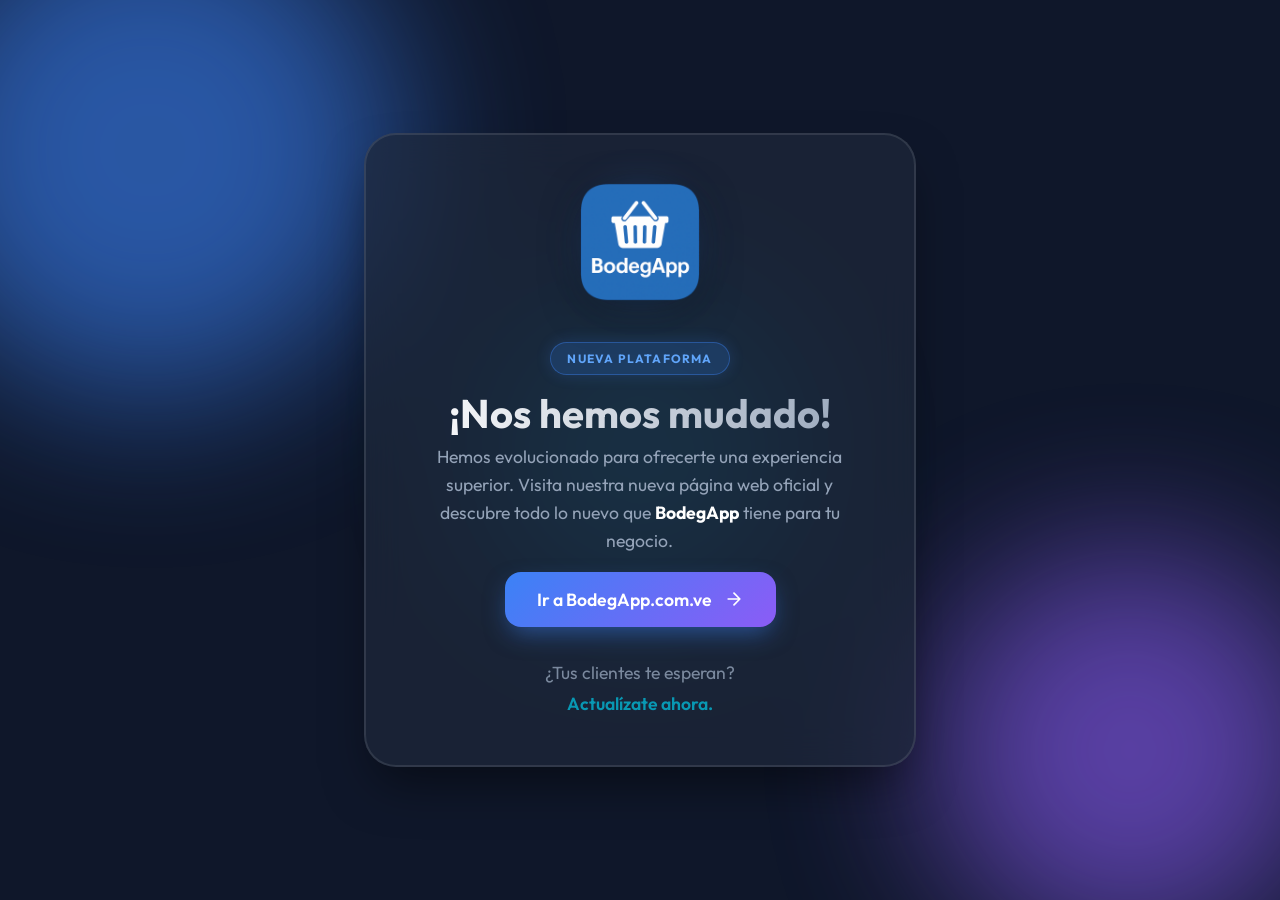
<file: index.html>
<!DOCTYPE html>
<html lang="es">
<head>
  <meta charset="UTF-8" />
  <meta name="viewport" content="width=device-width, initial-scale=1.0" />
  <title>BodegApp - Nueva Web</title>
  <link rel="preconnect" href="https://fonts.googleapis.com" />
  <link rel="preconnect" href="https://fonts.gstatic.com" crossorigin />
  <link href="https://fonts.googleapis.com/css2?family=Outfit:wght@300;400;600;700&display=swap" rel="stylesheet" />
  <link rel="stylesheet" href="style.css" />
</head>
<body>
  
  <div class="ambient-glows">
    <div class="glow glow-1"></div>
    <div class="glow glow-2"></div>
    <div class="glow glow-3"></div>
  </div>

  <main class="main-container">
    <div class="glass-card">
      <div class="logo-wrapper">
        <div class="logo-glow"></div>
        <img src="BodegApp.png" alt="BodegApp Logo" class="logo" />
      </div>
      
      <div class="content">
        <div class="badge">NUEVA PLATAFORMA</div>
        <h1>¡Nos hemos mudado!</h1>
        <p>
          Hemos evolucionado para ofrecerte una experiencia superior. 
          Visita nuestra nueva página web oficial y descubre todo lo nuevo que 
          <strong>BodegApp</strong> tiene para tu negocio.
        </p>

        <a href="https://BodegApp.com.ve" class="cta-button" target="_blank" rel="noopener noreferrer">
          <span>Ir a BodegApp.com.ve</span>
          <svg width="20" height="20" viewBox="0 0 24 24" fill="none" xmlns="http://www.w3.org/2000/svg">
            <path d="M5 12H19M19 12L12 5M19 12L12 19" stroke="currentColor" stroke-width="2" stroke-linecap="round" stroke-linejoin="round"/>
          </svg>
        </a>

        <div class="footer-note">
          <p>¿Tus clientes te esperan?</p>
          <p class="highlight">Actualízate ahora.</p>
        </div>
      </div>
    </div>
  </main>

  <script src="script.js"></script>
</body>
</html>
</file>
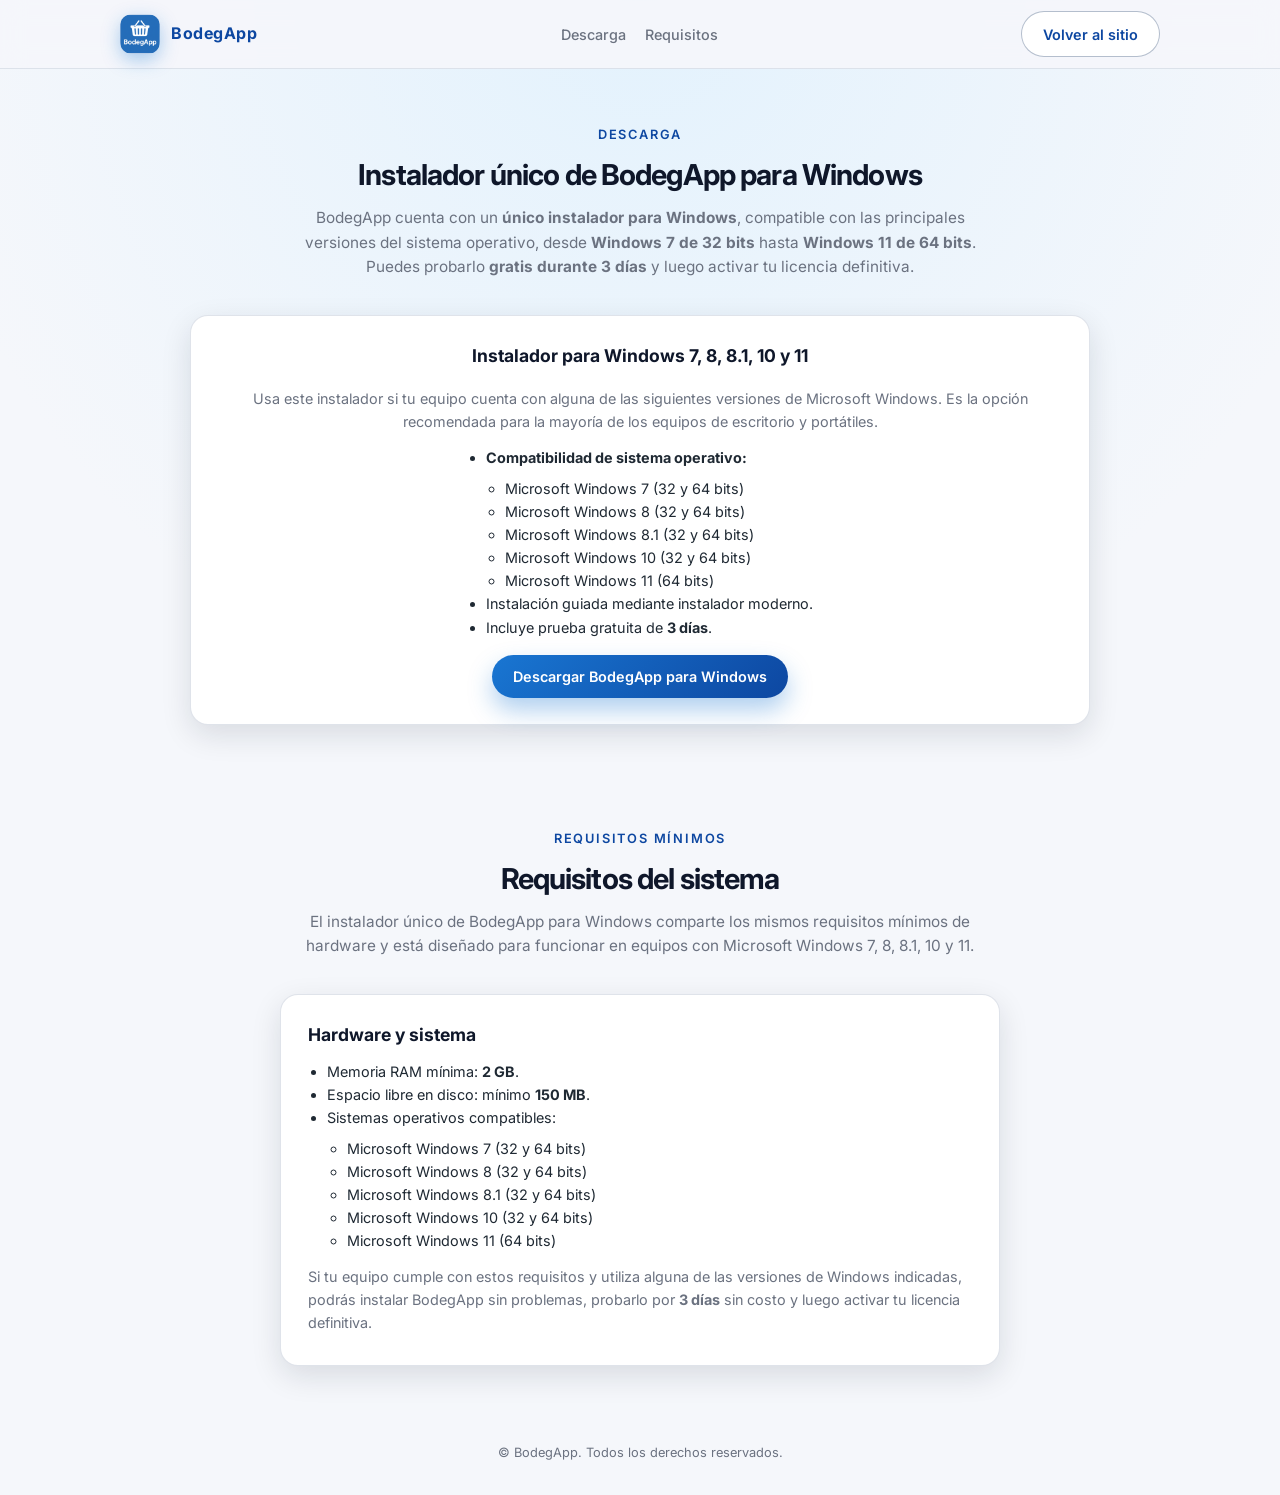
<file: descargas.html>
<!DOCTYPE html>
<html lang="es">
<head>
  <meta charset="UTF-8" />
  <title>BodegApp – Descarga para Windows</title>
  <meta name="viewport" content="width=device-width, initial-scale=1" />
  <meta
    name="description"
    content="Descarga el instalador único de BodegApp para Microsoft Windows 7, 8, 8.1, 10 y 11, desde sistemas de 32 bits hasta 64 bits."
  />
  <link rel="preconnect" href="https://fonts.googleapis.com" />
  <link rel="preconnect" href="https://fonts.gstatic.com" crossorigin />
  <link
    href="https://fonts.googleapis.com/css2?family=Inter:wght@400;500;600;700&display=swap"
    rel="stylesheet"
  />

  <!-- Reutiliza los mismos estilos que la página principal -->
  <link rel="stylesheet" href="descargas.css" />
</head>
<body>
  <div class="page">
    <header>
      <div class="container nav">
        <div class="brand">
          <!-- Reutiliza el mismo logo -->
          <img src="BodegApp.png" alt="Logo de BodegApp" class="brand-logo" />
          <div class="brand-title">BodegApp</div>
        </div>
        <nav aria-label="Navegación principal">
          <ul>
            <li><a href="#versiones">Descarga</a></li>
            <li><a href="#requisitos">Requisitos</a></li>
          </ul>
        </nav>
        <!-- Si quieres volver a la landing principal -->
        <a href="index.html" class="btn btn-outline nav-cta">Volver al sitio</a>
      </div>
    </header>

    <main>
      <section id="versiones" class="hero">
        <div class="container">
          <div class="section-header">
            <div class="section-kicker">Descarga</div>
            <h1 class="section-title">Instalador único de BodegApp para Windows</h1>
            <p class="section-description">
              BodegApp cuenta con un <strong>único instalador para Windows</strong>,
              compatible con las principales versiones del sistema operativo,
              desde <strong>Windows 7 de 32 bits</strong> hasta
              <strong>Windows 11 de 64 bits</strong>.
              Puedes probarlo <strong>gratis durante 3 días</strong> y luego activar tu licencia definitiva.
            </p>
          </div>

          <!-- Grid de descarga con una sola opción -->
          <div class="section-grid download-grid">
            <div class="card download-card">
              <h2>Instalador para Windows 7, 8, 8.1, 10 y 11</h2>
              <p>
                Usa este instalador si tu equipo cuenta con alguna de las siguientes
                versiones de Microsoft Windows. Es la opción recomendada para la
                mayoría de los equipos de escritorio y portátiles.
              </p>
              <ul>
                <li>
                  <strong>Compatibilidad de sistema operativo:</strong>
                  <ul>
                    <li>Microsoft Windows 7 (32 y 64 bits)</li>
                    <li>Microsoft Windows 8 (32 y 64 bits)</li>
                    <li>Microsoft Windows 8.1 (32 y 64 bits)</li>
                    <li>Microsoft Windows 10 (32 y 64 bits)</li>
                    <li>Microsoft Windows 11 (64 bits)</li>
                  </ul>
                </li>
                <li>Instalación guiada mediante instalador moderno.</li>
                <li>Incluye prueba gratuita de <strong>3 días</strong>.</li>
              </ul>
              <!-- Footer para empujar el botón abajo -->
              <div class="version-footer">
                <div class="hero-actions" style="margin-top: 1rem;">
                  <a
                    href="https://github.com/codigocreativoma-cmd/bodegappzip/releases/download/v1.0.5/BodegApp_instalador.zip"
                    class="btn btn-primary"
                  >
                    Descargar BodegApp para Windows
                  </a>
                  <!--
                    Si en el futuro cambias el archivo del instalador único,
                    solo actualiza el enlace de arriba.
                  -->
                </div>
              </div>
            </div>
          </div>
        </div>
      </section>

      <section id="requisitos">
        <div class="container">
          <div class="section-header">
            <div class="section-kicker">Requisitos mínimos</div>
            <h2 class="section-title">Requisitos del sistema</h2>
            <p class="section-description">
              El instalador único de BodegApp para Windows comparte los mismos
              requisitos mínimos de hardware y está diseñado para funcionar en
              equipos con Microsoft Windows 7, 8, 8.1, 10 y 11.
            </p>
          </div>

          <div class="section-grid">
            <div class="card">
              <h3>Hardware y sistema</h3>
              <ul>
                <li>Memoria RAM mínima: <strong>2 GB</strong>.</li>
                <li>Espacio libre en disco: mínimo <strong>150 MB</strong>.</li>
                <li>
                  Sistemas operativos compatibles:
                  <ul>
                    <li>Microsoft Windows 7 (32 y 64 bits)</li>
                    <li>Microsoft Windows 8 (32 y 64 bits)</li>
                    <li>Microsoft Windows 8.1 (32 y 64 bits)</li>
                    <li>Microsoft Windows 10 (32 y 64 bits)</li>
                    <li>Microsoft Windows 11 (64 bits)</li>
                  </ul>
                </li>
              </ul>
              <p style="margin-top: 0.75rem;">
                Si tu equipo cumple con estos requisitos y utiliza alguna de las
                versiones de Windows indicadas, podrás instalar BodegApp sin
                problemas, probarlo por <strong>3 días</strong> sin costo y luego
                activar tu licencia definitiva.
              </p>
            </div>
          </div>
        </div>
      </section>
    </main>

    <footer>
      <div class="container">
        © <span id="year"></span> BodegApp. Todos los derechos reservados.
      </div>
    </footer>
  </div>

  <!-- Opcional: reutilizar tu script si allí ya manejas el año dinámico u otras funciones -->
  <script src="script.js"></script>
</body>
</html>
</file>
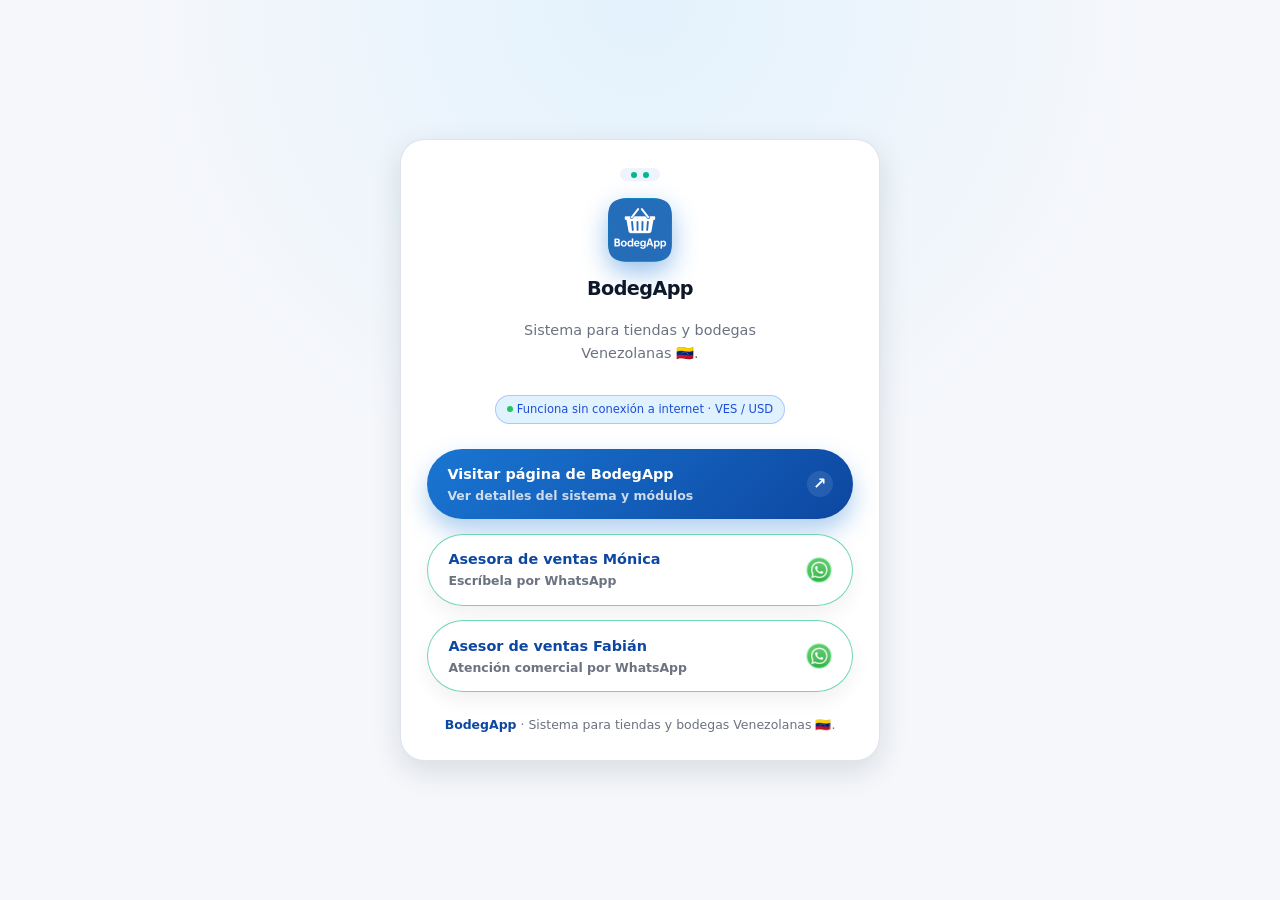
<file: links.html>
<!DOCTYPE html>
<html lang="es">
<head>
  <meta charset="UTF-8" />
  <title>Enlaces BodegApp</title>
  <meta name="viewport" content="width=device-width, initial-scale=1" />

  <style>
    :root {
      --primary: #1976d2;
      --primary-dark: #0d47a1;
      --accent: #00b894;
      --bg: #f5f7fb;
      --card-bg: #ffffff;
      --text: #1f2933;
      --muted: #6b7280;
      --radius-lg: 18px;
      --shadow-soft: 0 10px 30px rgba(15, 23, 42, 0.12);
    }

    * {
      box-sizing: border-box;
    }

    body {
      margin: 0;
      font-family: "Inter", system-ui, -apple-system, BlinkMacSystemFont,
        "Segoe UI", sans-serif;
      background: radial-gradient(circle at top, #e3f2fd 0, #f5f7fb 45%, #f5f7fb 100%);
      color: var(--text);
      line-height: 1.6;
    }

    a {
      color: inherit;
      text-decoration: none;
    }

    img {
      max-width: 100%;
      display: block;
    }

    .page {
      min-height: 100vh;
      display: flex;
      align-items: center;
      justify-content: center;
      padding: 2.5rem 1.5rem;
    }

    .linktree-wrapper {
      width: 100%;
      max-width: 480px;
    }

    .card {
      background: var(--card-bg);
      border-radius: 24px;
      padding: 1.8rem 1.6rem 1.6rem;
      box-shadow: var(--shadow-soft);
      border: 1px solid rgba(148, 163, 184, 0.3);
    }

    .linktree-card {
      text-align: center;
    }

    .profile {
      display: flex;
      flex-direction: column;
      align-items: center;
      gap: 0.7rem;
      margin-bottom: 1.2rem;
    }

    .profile-avatar {
      width: 64px;
      height: 64px;
      border-radius: 18px;
      background: linear-gradient(135deg, var(--primary), var(--accent));
      display: flex;
      align-items: center;
      justify-content: center;
      color: #ffffff;
      font-weight: 800;
      font-size: 1.3rem;
      letter-spacing: 0.06em;
      box-shadow: 0 10px 26px rgba(25, 118, 210, 0.45);
    }

    .profile-title {
      font-size: 1.2rem;
      font-weight: 700;
      letter-spacing: -0.03em;
      color: #0f172a;
    }

    .profile-subtitle {
      font-size: 0.9rem;
      color: var(--muted);
      max-width: 20rem;
    }

    .tagline {
      display: inline-flex;
      align-items: center;
      gap: 0.35rem;
      padding: 0.2rem 0.7rem;
      border-radius: 999px;
      background: rgba(25, 118, 210, 0.08);
      color: var(--primary-dark);
      font-size: 0.75rem;
      font-weight: 600;
      text-transform: uppercase;
      margin-bottom: 0.4rem;
    }

    .tagline span {
      width: 6px;
      height: 6px;
      border-radius: 999px;
      background: var(--accent);
    }

    .tag {
      padding: 0.25rem 0.65rem;
      border-radius: 999px;
      background: #e0f2fe;
      border: 1px solid rgba(37, 99, 235, 0.28);
      font-size: 0.72rem;
      font-weight: 500;
      color: #1d4ed8;
      display: inline-flex;
      align-items: center;
      gap: 0.25rem;
      margin: 0.3rem 0 0.2rem;
    }

    .tag-dot {
      width: 6px;
      height: 6px;
      border-radius: 999px;
      background: #22c55e;
    }

    .links {
      margin-top: 1.4rem;
      display: flex;
      flex-direction: column;
      gap: 0.9rem;
    }

    .btn {
      border-radius: 999px;
      padding: 0.85rem 1.3rem;
      font-size: 0.9rem;
      font-weight: 600;
      border: none;
      cursor: pointer;
      display: inline-flex;
      align-items: center;
      justify-content: space-between;
      gap: 0.7rem;
      text-decoration: none;
      transition:
        transform 0.14s ease,
        box-shadow 0.14s ease,
        background 0.14s ease,
        color 0.14s ease;
      white-space: nowrap;
      width: 100%;
    }

    .btn-primary {
      background: linear-gradient(135deg, #1976d2, #0d47a1);
      color: #fff;
      box-shadow: 0 12px 25px rgba(25, 118, 210, 0.35);
    }

    .btn-outline {
      background: rgba(255, 255, 255, 0.9);
      color: var(--primary-dark);
      border: 1px solid rgba(148, 163, 184, 0.7);
      box-shadow: 0 8px 20px rgba(15, 23, 42, 0.06);
    }

    .btn-whatsapp {
      border-color: rgba(16, 185, 129, 0.6);
    }

    .btn:hover {
      transform: translateY(-1.5px);
      box-shadow: 0 16px 30px rgba(15, 23, 42, 0.18);
    }

    .btn:active {
      transform: translateY(0);
      box-shadow: 0 8px 18px rgba(15, 23, 42, 0.12);
    }

    .btn-label {
      display: flex;
      flex-direction: column;
      align-items: flex-start;
    }

    .btn-title {
      font-size: 0.9rem;
    }

    .btn-subtitle {
      font-size: 0.78rem;
      color: var(--muted);
    }

    .btn-primary .btn-subtitle {
      color: rgba(226, 232, 240, 0.9);
    }

    .btn-icon {
      width: 26px;
      height: 26px;
      border-radius: 999px;
      display: flex;
      align-items: center;
      justify-content: center;
      font-size: 1rem;
      background: rgba(255, 255, 255, 0.1);
      color: inherit;
    }

    .btn-outline .btn-icon {
      background: rgba(239, 246, 255, 0.9);
      color: var(--primary-dark);
    }

    .btn-whatsapp .btn-icon {
      background: rgba(187, 247, 208, 0.8);
      color: #047857;
    }

    .helper-text {
      margin-top: 1.1rem;
      font-size: 0.78rem;
      color: var(--muted);
    }

    .helper-highlight {
      color: var(--primary-dark);
      font-weight: 600;
    }

    .footer {
      margin-top: 1.4rem;
      font-size: 0.78rem;
      color: var(--muted);
    }

    .footer span {
      font-weight: 600;
      color: var(--primary-dark);
    }

    @media (max-width: 480px) {
      .page {
        padding: 1.8rem 1.1rem;
      }

      .card {
        padding: 1.6rem 1.3rem 1.4rem;
      }

      .btn {
        font-size: 0.88rem;
      }
    }
  </style>
</head>
<body>
  <div class="page">
    <div class="linktree-wrapper">
      <section class="card linktree-card">
        <div class="profile">
          <div class="tagline">
            <span></span>
            <span></span>
          </div>

        <div class="profile-avatar">
            <img src="BodegApp.png" alt="Logo BodegApp" class="profile-avatar-img" />
        </div>

          <div>
            <div class="profile-title">BodegApp</div>
            <p class="profile-subtitle">
              Sistema para tiendas y bodegas Venezolanas 🇻🇪.
            </p>
          </div>

          <div class="tag">
            <span class="tag-dot"></span>
            <span>Funciona sin conexión a internet · VES / USD</span>
          </div>
        </div>

        <div class="links">
          <!-- Botón: Página de BodegApp -->
          <a
            class="btn btn-primary"
            href="https://codigocreativoma-cmd.github.io/bodegapp/"
            target="_blank"
            rel="noopener noreferrer"
          >
            <div class="btn-label">
              <span class="btn-title">Visitar página de BodegApp</span>
              <span class="btn-subtitle">Ver detalles del sistema y módulos</span>
            </div>
            <span class="btn-icon">↗</span>
          </a>

          <!-- Botón: WhatsApp Mónica -->
          <a
            class="btn btn-outline btn-whatsapp"
            href="https://wa.me/584241970773?text=Hola%20M%C3%B3nica%2C%20estoy%20interesado(a)%20en%20BodegApp."
            target="_blank"
            rel="noopener noreferrer"
          >
            <div class="btn-label">
              <span class="btn-title">Asesora de ventas Mónica</span>
              <span class="btn-subtitle">Escríbela por WhatsApp</span>
            </div>
            <span class="btn-icon btn-icon-wa">
                <img src="iconowhatsapp.png" alt="WhatsApp" />
            </span>
          </a>

          <!-- Botón: WhatsApp Fabián -->
          <a
            class="btn btn-outline btn-whatsapp"
            href="https://wa.me/584147550202?text=Hola%20Fabi%C3%A1n%2C%20estoy%20interesado(a)%20en%20BodegApp."
            target="_blank"
            rel="noopener noreferrer"
          >
            <div class="btn-label">
              <span class="btn-title">Asesor de ventas Fabián</span>
              <span class="btn-subtitle">Atención comercial por WhatsApp</span>
            </div>
            <span class="btn-icon btn-icon-wa">
                <img src="iconowhatsapp.webp" alt="WhatsApp" />
            </span>
          </a>
        </div>

        <div class="footer">
          <span>BodegApp</span> · Sistema para tiendas y bodegas Venezolanas 🇻🇪.
        </div>
      </section>
    </div>
  </div>
</body>
</html>
</file>
<file: style.css>
:root {
  --bg-dark: #0f172a;
  --text-main: #ffffff;
  --text-muted: #94a3b8;
  --accent-blue: #3b82f6;
  --accent-purple: #8b5cf6;
  --accent-cyan: #06b6d4;
  --glass-bg: rgba(30, 41, 59, 0.7);
  --glass-border: rgba(255, 255, 255, 0.1);
  --font-main: 'Outfit', sans-serif;
}

* {
  box-sizing: border-box;
  margin: 0;
  padding: 0;
}

body {
  font-family: var(--font-main);
  background-color: var(--bg-dark);
  color: var(--text-main);
  min-height: 100vh;
  display: flex;
  align-items: center;
  justify-content: center;
  overflow-x: hidden;
  position: relative;
}

/* Background Ambient Glows */
.ambient-glows {
  position: fixed;
  top: 0;
  left: 0;
  width: 100%;
  height: 100%;
  pointer-events: none;
  z-index: 0;
  overflow: hidden;
}

.glow {
  position: absolute;
  border-radius: 50%;
  filter: blur(80px);
  opacity: 0.6;
  animation: float 20s infinite alternate ease-in-out;
}

.glow-1 {
  width: 500px;
  height: 500px;
  background: var(--accent-blue);
  top: -100px;
  left: -100px;
  animation-delay: 0s;
}

.glow-2 {
  width: 400px;
  height: 400px;
  background: var(--accent-purple);
  bottom: -50px;
  right: -50px;
  animation-delay: -5s;
}

.glow-3 {
  width: 300px;
  height: 300px;
  background: var(--accent-cyan);
  top: 50%;
  left: 50%;
  transform: translate(-50%, -50%);
  opacity: 0.3;
  animation-delay: -10s;
}

@keyframes float {
  0% { transform: translate(0, 0) scale(1); }
  50% { transform: translate(30px, 50px) scale(1.1); }
  100% { transform: translate(-20px, -30px) scale(0.9); }
}

/* Main Container */
.main-container {
  position: relative;
  z-index: 10;
  width: 100%;
  max-width: 600px;
  padding: 1.5rem;
}

/* Glassmorphism Card */
.glass-card {
  background: var(--glass-bg);
  backdrop-filter: blur(20px);
  -webkit-backdrop-filter: blur(20px);
  border: 1px solid var(--glass-border);
  border-radius: 32px;
  padding: 3rem 2rem;
  text-align: center;
  box-shadow: 
    0 25px 50px -12px rgba(0, 0, 0, 0.5),
    inset 0 0 0 1px rgba(255, 255, 255, 0.1);
  display: flex;
  flex-direction: column;
  align-items: center;
  gap: 2rem;
  transition: transform 0.3s ease;
}

.glass-card:hover {
  transform: translateY(-5px);
}

/* Logo Styles */
.logo-wrapper {
  position: relative;
  width: 120px;
  height: 120px;
  display: flex;
  align-items: center;
  justify-content: center;
  margin-bottom: 0.5rem;
}

.logo {
  width: 100%;
  height: 100%;
  object-fit: contain;
  position: relative;
  z-index: 2;
  border-radius: 20px;
  filter: drop-shadow(0 10px 20px rgba(0, 0, 0, 0.3));
  animation: logoFloat 6s ease-in-out infinite;
}

.logo-glow {
  position: absolute;
  top: 50%;
  left: 50%;
  transform: translate(-50%, -50%);
  width: 100%;
  height: 100%;
  background: radial-gradient(circle, rgba(59, 130, 246, 0.8) 0%, rgba(0, 0, 0, 0) 70%);
  filter: blur(20px);
  z-index: 1;
  animation: pulse 3s infinite;
}

@keyframes logoFloat {
  0%, 100% { transform: translateY(0); }
  50% { transform: translateY(-10px); }
}

@keyframes pulse {
  0%, 100% { opacity: 0.5; transform: translate(-50%, -50%) scale(1); }
  50% { opacity: 0.8; transform: translate(-50%, -50%) scale(1.1); }
}

/* Content Styles */
.badge {
  display: inline-block;
  padding: 0.5rem 1rem;
  background: rgba(59, 130, 246, 0.2);
  color: #60a5fa;
  border: 1px solid rgba(59, 130, 246, 0.4);
  border-radius: 100px;
  font-size: 0.75rem;
  font-weight: 700;
  letter-spacing: 0.1em;
  margin-bottom: 1rem;
  text-transform: uppercase;
  box-shadow: 0 0 15px rgba(59, 130, 246, 0.2);
}

h1 {
  font-size: 2.5rem;
  font-weight: 700;
  line-height: 1.1;
  margin-bottom: 0.5rem;
  background: linear-gradient(to right, #ffffff, #94a3b8);
  -webkit-background-clip: text;
  -webkit-text-fill-color: transparent;
}

p {
  color: var(--text-muted);
  font-size: 1.1rem;
  line-height: 1.6;
  max-width: 90%;
  margin: 0 auto;
}

p strong {
  color: var(--text-main);
}

/* CTA Button */
.cta-button {
  display: inline-flex;
  align-items: center;
  gap: 0.75rem;
  background: linear-gradient(135deg, var(--accent-blue), var(--accent-purple));
  color: white;
  text-decoration: none;
  padding: 1rem 2rem;
  border-radius: 16px;
  font-weight: 600;
  font-size: 1.1rem;
  margin-top: 1rem;
  transition: all 0.3s ease;
  box-shadow: 0 10px 25px -5px rgba(59, 130, 246, 0.5);
  position: relative;
  overflow: hidden;
}

.cta-button:hover {
  transform: translateY(-2px);
  box-shadow: 0 20px 35px -5px rgba(59, 130, 246, 0.6);
  filter: brightness(1.1);
}

.cta-button:active {
  transform: translateY(1px);
}

.cta-button svg {
  transition: transform 0.3s ease;
}

.cta-button:hover svg {
  transform: translateX(4px);
}

/* Footer Note */
.footer-note {
  margin-top: 2rem;
  font-size: 0.9rem;
  opacity: 0.8;
}

.footer-note .highlight {
  color: var(--accent-cyan);
  font-weight: 600;
  margin-top: 0.2rem;
}

/* Responsive Adjustments */
@media (max-width: 480px) {
  .glass-card {
    padding: 2rem 1.5rem;
    border-radius: 24px;
        min-height: auto; 
  }

  h1 {
    font-size: 2rem;
  }

  p {
    font-size: 1rem;
  }

  .cta-button {
    width: 100%;
    justify-content: center;
  }
}
</file>
<file: descargas.css>
/* ===========================
   Variables y base
   =========================== */
:root {
  --primary: #1976d2;
  --primary-dark: #0d47a1;
  --accent: #00b894;
  --bg: #f5f7fb;
  --card-bg: #ffffff;
  --text: #1f2933;
  --muted: #6b7280;
  --radius-lg: 18px;
  --shadow-soft: 0 10px 30px rgba(15, 23, 42, 0.12);
}

* {
  box-sizing: border-box;
}

body {
  margin: 0;
  font-family: "Inter", system-ui, -apple-system, BlinkMacSystemFont,
    "Segoe UI", sans-serif;
  background: radial-gradient(circle at top, #e3f2fd 0, #f5f7fb 45%, #f5f7fb 100%);
  color: var(--text);
  line-height: 1.6;
}

img {
  max-width: 100%;
  display: block;
}

a {
  color: inherit;
  text-decoration: none;
}

/* ===========================
   Layout general
   =========================== */

.page {
  min-height: 100vh;
  display: flex;
  flex-direction: column;
}

.container {
  width: 100%;
  max-width: 1040px;
  margin: 0 auto;
  padding: 0 1.5rem;
}

/* ===========================
   Header y navegación
   =========================== */

header {
  position: sticky;
  top: 0;
  z-index: 20;
  backdrop-filter: blur(12px);
  background: rgba(245, 247, 251, 0.9);
  border-bottom: 1px solid rgba(148, 163, 184, 0.25);
}

.nav {
  display: flex;
  align-items: center;
  justify-content: space-between;
  padding: 0.7rem 0;
  gap: 1rem;
}

.brand {
  display: flex;
  align-items: center;
  gap: 0.7rem;
}

.brand-logo {
  width: 40px;
  height: 40px;
  border-radius: 12px;
  box-shadow: 0 6px 18px rgba(25, 118, 210, 0.35);
  object-fit: cover;
}

.brand-title {
  font-weight: 700;
  letter-spacing: 0.03em;
  font-size: 1rem;
  color: var(--primary-dark);
}

nav ul {
  list-style: none;
  display: flex;
  gap: 1.2rem;
  padding: 0;
  margin: 0;
  font-size: 0.9rem;
  font-weight: 500;
  color: var(--muted);
}

nav a:hover {
  color: var(--primary-dark);
}

.nav-cta {
  display: inline-flex;
}

/* Botones */

.btn {
  border-radius: 999px;
  padding: 0.65rem 1.3rem;
  font-size: 0.9rem;
  font-weight: 600;
  border: none;
  cursor: pointer;
  display: inline-flex;
  align-items: center;
  gap: 0.45rem;
  text-decoration: none;
  transition: transform 0.12s ease, box-shadow 0.12s ease, background 0.12s ease,
    color 0.12s ease;
  white-space: nowrap;
}

.btn-primary {
  background: linear-gradient(135deg, #1976d2, #0d47a1);
  color: #fff;
  box-shadow: 0 12px 25px rgba(25, 118, 210, 0.35);
}

.btn-primary:hover {
  transform: translateY(-1px);
  box-shadow: 0 16px 32px rgba(25, 118, 210, 0.4);
}

.btn-outline {
  background: rgba(255, 255, 255, 0.95);
  color: var(--primary-dark);
  border: 1px solid rgba(148, 163, 184, 0.7);
}

.btn-outline:hover {
  background: #fff;
  transform: translateY(-1px);
  box-shadow: 0 10px 24px rgba(15, 23, 42, 0.08);
}

/* ===========================
   Secciones
   =========================== */

section {
  padding: 3rem 0;
}

.hero {
  padding-top: 3.5rem;
}

/* Encabezados de sección */

.section-header {
  text-align: center;
  margin-bottom: 2.2rem;
  max-width: 720px;
  margin-left: auto;
  margin-right: auto;
}

.section-kicker {
  font-size: 0.8rem;
  text-transform: uppercase;
  font-weight: 600;
  color: var(--primary-dark);
  letter-spacing: 0.14em;
  margin-bottom: 0.4rem;
}

.section-title {
  font-size: 1.8rem;
  margin: 0;
  letter-spacing: -0.03em;
  color: #0f172a;
}

.section-description {
  font-size: 0.96rem;
  color: var(--muted);
  max-width: 42rem;
  margin: 0.5rem auto 0;
}

/* ===========================
   Cards genéricas
   =========================== */

.card {
  background: var(--card-bg);
  border-radius: var(--radius-lg);
  padding: 1.6rem 1.7rem;
  box-shadow: var(--shadow-soft);
  border: 1px solid rgba(148, 163, 184, 0.3);
}

.card h2,
.card h3 {
  margin-top: 0;
  margin-bottom: 0.7rem;
  font-size: 1.1rem;
  color: #0f172a;
}

.card p {
  margin: 0.35rem 0;
  font-size: 0.9rem;
  color: var(--muted);
}

.card ul {
  margin: 0.5rem 0 0.2rem;
  padding-left: 1.2rem;
  font-size: 0.9rem;
}

/* ===========================
   Descarga: layout
   =========================== */

/* Contenedor de la(s) tarjeta(s) de descarga */
.download-grid {
  display: flex;
  justify-content: center;
}

/* Tarjeta principal de descarga */
.download-card {
  width: 100%;
  max-width: 900px;
  display: flex;
  flex-direction: column;
  align-items: center;   /* centra los hijos horizontalmente */
  text-align: center;    /* centra el texto (título y párrafos) */
}

/* Para que el botón quede alineado abajo en cards altas */
.download-card .version-footer {
  margin-top: auto;
}

/* Acciones dentro de la card (botón de descarga) */
.hero-actions {
  display: flex;
  flex-wrap: wrap;
  gap: 0.8rem;
  justify-content: center; /* centra el/los botones */
}

.download-card ul {
  text-align: left;
  margin: 0.5rem auto 0;
}

/* ===========================
   Requisitos
   =========================== */

#requisitos .section-header {
  margin-top: 0.5rem;
}

#requisitos .section-grid {
  display: flex;
  justify-content: center;
}

#requisitos .card {
  max-width: 720px;
  margin: 0 auto;
}

/* ===========================
   Footer
   =========================== */

footer {
  margin-top: auto;
  padding: 1.8rem 0 2rem;
  font-size: 0.8rem;
  color: var(--muted);
  text-align: center;
}

/* ===========================
   Responsivo
   =========================== */

@media (max-width: 900px) {
  .container {
    padding: 0 1rem;
  }

  header {
    position: static;
  }

  nav ul {
    display: none; /* mantienes solo el botón "Volver al sitio" en móvil */
  }

  section {
    padding: 2.4rem 0;
  }

  .section-title {
    font-size: 1.5rem;
  }

  .card {
    padding: 1.4rem 1.5rem;
  }

  .download-card {
    max-width: 100%;
  }

  .hero-actions {
    justify-content: center;
  }
}

@media (max-width: 480px) {
  .hero-actions {
    flex-direction: column;
  }

  .hero-actions .btn {
    width: 100%;
    justify-content: center;
  }

  .nav-cta {
    font-size: 0.85rem;
    padding: 0.55rem 1.1rem;
  }
}
</file>
